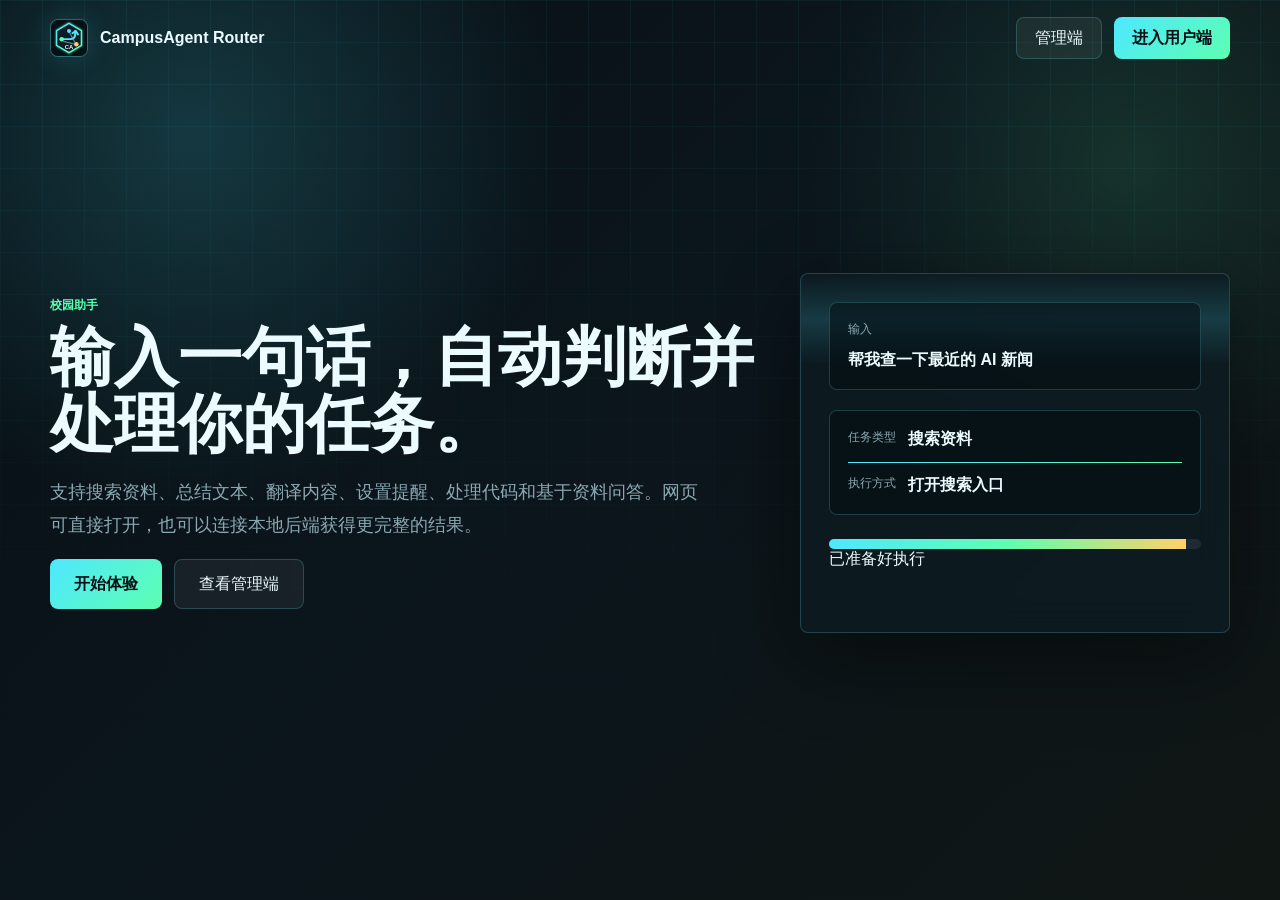
<file: index.html>
<!doctype html>
<html lang="zh-CN">
<head>
  <meta charset="utf-8">
  <meta name="viewport" content="width=device-width, initial-scale=1">
  <title>CampusAgent Router</title>
  <link rel="icon" href="web/logo.svg" type="image/svg+xml">
  <link rel="stylesheet" href="web/styles.css">
</head>
<body>
  <main class="shell landing">
    <nav class="topbar">
      <div class="brand">
        <span class="brand-mark"><img src="web/logo.svg" alt=""></span>
        <span>CampusAgent Router</span>
      </div>
      <div class="nav-actions">
        <a class="ghost-link" href="admin.html">管理端</a>
        <a class="primary-link" href="user.html">进入用户端</a>
      </div>
    </nav>

    <section class="hero-grid">
      <div class="hero-copy">
        <p class="eyebrow">校园助手</p>
        <h1>输入一句话，自动判断并处理你的任务。</h1>
        <p class="hero-text">
          支持搜索资料、总结文本、翻译内容、设置提醒、处理代码和基于资料问答。网页可直接打开，也可以连接本地后端获得更完整的结果。
        </p>
        <div class="hero-actions">
          <a class="primary-link large" href="user.html">开始体验</a>
          <a class="ghost-link large" href="admin.html">查看管理端</a>
        </div>
      </div>

      <div class="signal-board" aria-label="任务处理示例">
        <div class="scanline"></div>
        <div class="chip-row">
          <span>输入</span>
          <strong>帮我查一下最近的 AI 新闻</strong>
        </div>
        <div class="route-flow">
          <span>任务类型</span>
          <b>搜索资料</b>
          <i></i>
          <span>执行方式</span>
          <b>打开搜索入口</b>
        </div>
        <div class="meter">
          <span style="width:96%"></span>
        </div>
        <p>已准备好执行</p>
      </div>
    </section>
  </main>
</body>
</html>
</file>
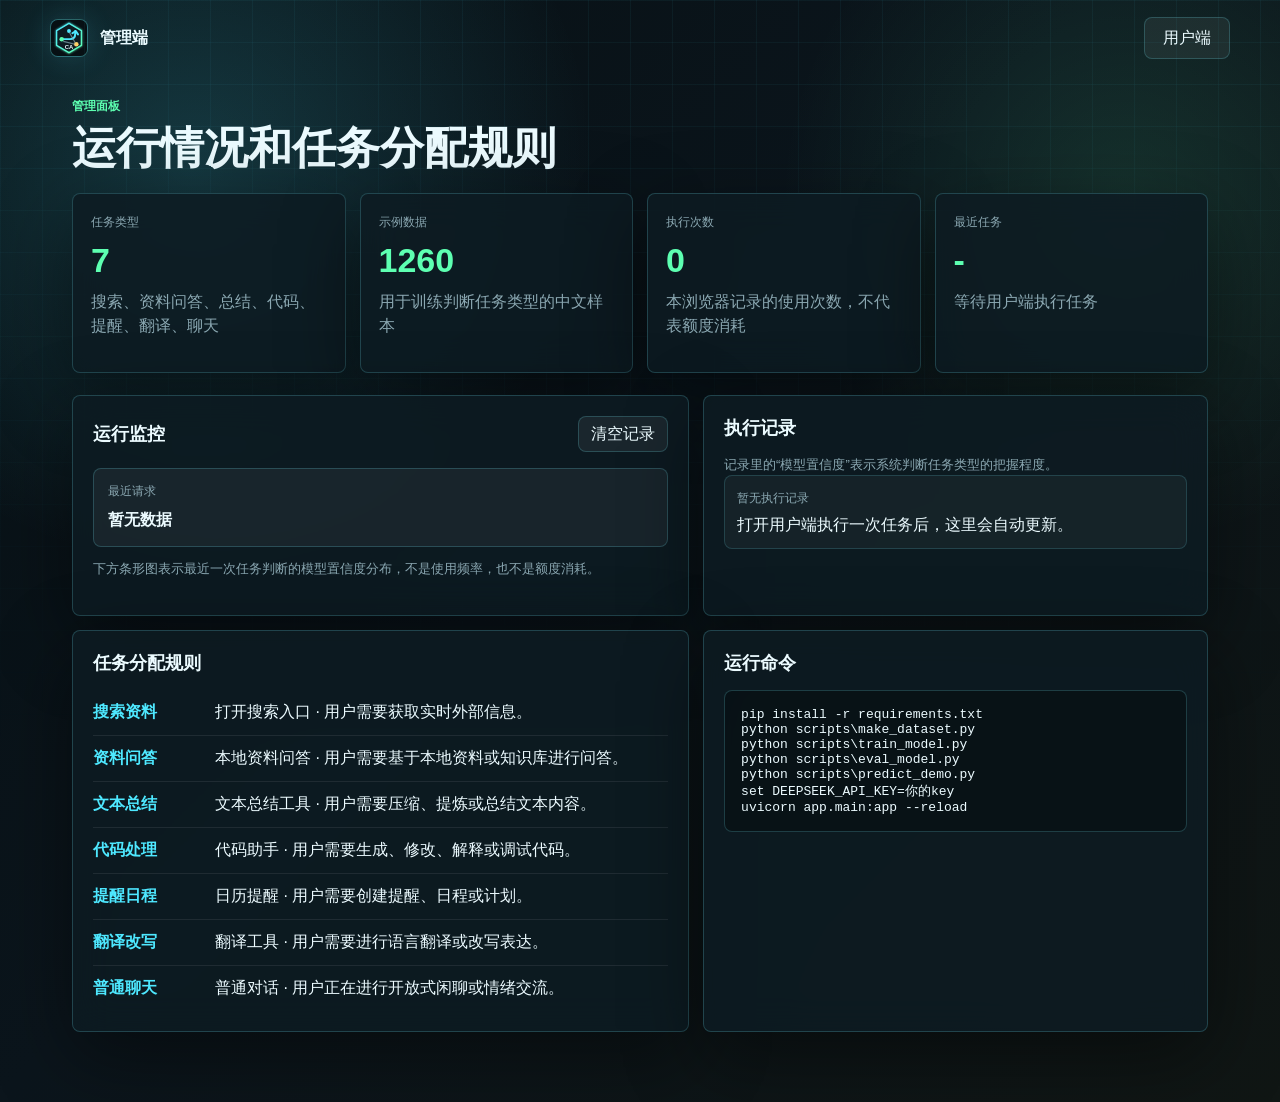
<file: admin.html>
<!doctype html>
<html lang="zh-CN">
<head>
  <meta charset="utf-8">
  <meta name="viewport" content="width=device-width, initial-scale=1">
  <title>管理端 - CampusAgent Router</title>
  <link rel="icon" href="web/logo.svg" type="image/svg+xml">
  <link rel="stylesheet" href="web/styles.css">
</head>
<body>
  <main class="shell app-shell">
    <nav class="topbar">
      <a class="brand" href="index.html">
        <span class="brand-mark"><img src="web/logo.svg" alt=""></span>
        <span>管理端</span>
      </a>
      <div class="nav-actions">
        <a class="ghost-link" href="user.html">用户端</a>
      </div>
    </nav>

    <section class="admin-layout">
      <div class="admin-head">
        <p class="eyebrow">管理面板</p>
        <h1>运行情况和任务分配规则</h1>
      </div>

      <section class="metric-grid">
        <div class="metric-card"><span>任务类型</span><strong>7</strong><p>搜索、资料问答、总结、代码、提醒、翻译、聊天</p></div>
        <div class="metric-card"><span>示例数据</span><strong>1260</strong><p>用于训练判断任务类型的中文样本</p></div>
        <div class="metric-card"><span>执行次数</span><strong id="runCount">0</strong><p>本浏览器记录的使用次数，不代表额度消耗</p></div>
        <div class="metric-card"><span>最近任务</span><strong id="latestIntent">-</strong><p id="latestRoute">等待用户端执行任务</p></div>
      </section>

      <section class="admin-grid monitor-grid">
        <div class="ops-panel">
          <div class="ops-head">
            <h2>运行监控</h2>
            <button id="clearMonitorBtn" class="secondary-button compact">清空记录</button>
          </div>
          <div class="monitor-current">
            <span>最近请求</span>
            <strong id="latestQuery">暂无数据</strong>
          </div>
          <p class="monitor-note">下方条形图表示最近一次任务判断的模型置信度分布，不是使用频率，也不是额度消耗。</p>
          <div id="scoreList" class="score-list admin-score-list"></div>
        </div>
        <div class="ops-panel">
          <h2>执行记录</h2>
          <p class="monitor-note">记录里的“模型置信度”表示系统判断任务类型的把握程度。</p>
          <div id="eventLog" class="event-log"></div>
        </div>
      </section>

      <section class="admin-grid">
        <div class="ops-panel">
          <h2>任务分配规则</h2>
          <div id="routeTable" class="route-table"></div>
        </div>
        <div class="ops-panel">
          <h2>运行命令</h2>
          <pre><code>pip install -r requirements.txt
python scripts\make_dataset.py
python scripts\train_model.py
python scripts\eval_model.py
python scripts\predict_demo.py
set DEEPSEEK_API_KEY=你的key
uvicorn app.main:app --reload</code></pre>
        </div>
      </section>
    </section>
  </main>
  <script src="web/app.js"></script>
</body>
</html>
</file>
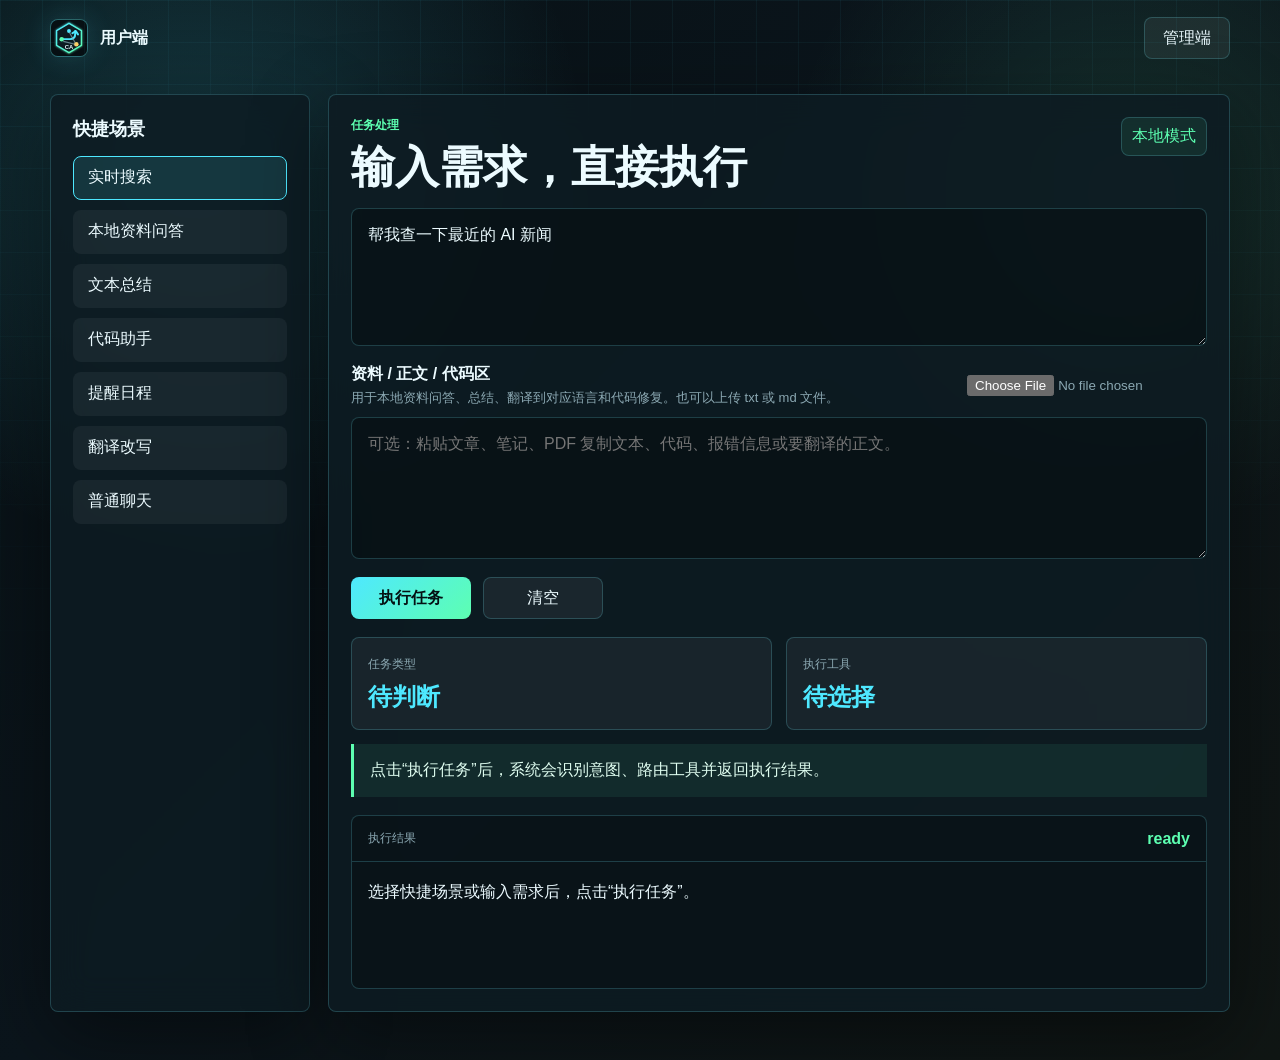
<file: user.html>
<!doctype html>
<html lang="zh-CN">
<head>
  <meta charset="utf-8">
  <meta name="viewport" content="width=device-width, initial-scale=1">
  <title>用户端 - CampusAgent Router</title>
  <link rel="icon" href="web/logo.svg" type="image/svg+xml">
  <link rel="stylesheet" href="web/styles.css">
</head>
<body>
  <main class="shell app-shell">
    <nav class="topbar">
      <a class="brand" href="index.html">
        <span class="brand-mark"><img src="web/logo.svg" alt=""></span>
        <span>用户端</span>
      </a>
      <div class="nav-actions">
        <a class="ghost-link" href="admin.html">管理端</a>
      </div>
    </nav>

    <section class="workspace">
      <aside class="quick-panel">
        <h2>快捷场景</h2>
        <button class="sample active" data-text="帮我查一下最近的 AI 新闻">实时搜索</button>
        <button class="sample" data-text="根据我上传的资料回答这个问题">本地资料问答</button>
        <button class="sample" data-text="帮我总结一下这篇文章">文本总结</button>
        <button class="sample" data-text="修复这个 Python 报错">代码助手</button>
        <button class="sample" data-text="明天早上八点提醒我背单词">提醒日程</button>
        <button class="sample" data-text="把这句话翻译成对应语言：I'm coming.">翻译改写</button>
        <button class="sample" data-text="陪我聊一会儿">普通聊天</button>
      </aside>

      <section class="console-panel">
        <div class="panel-head">
          <div>
            <p class="eyebrow">任务处理</p>
            <h1>输入需求，直接执行</h1>
          </div>
          <span id="modeBadge" class="status-badge">本地模式</span>
        </div>

        <textarea id="queryInput" rows="4" placeholder="例如：帮我查一下最近的 AI 新闻">帮我查一下最近的 AI 新闻</textarea>
        <div class="context-tools">
          <div>
            <label for="contextInput">资料 / 正文 / 代码区</label>
            <p>用于本地资料问答、总结、翻译到对应语言和代码修复。也可以上传 txt 或 md 文件。</p>
          </div>
          <input id="fileInput" type="file" accept=".txt,.md,.csv,.json">
        </div>
        <textarea id="contextInput" rows="6" placeholder="可选：粘贴文章、笔记、PDF 复制文本、代码、报错信息或要翻译的正文。"></textarea>
        <div class="control-row">
          <button id="routeBtn" class="primary-button">执行任务</button>
          <button id="clearBtn" class="secondary-button">清空</button>
        </div>

        <div class="result-grid">
          <div class="result-main">
            <span>任务类型</span>
            <strong id="intentText">待判断</strong>
          </div>
          <div class="result-main">
            <span>执行工具</span>
            <strong id="routeText">待选择</strong>
          </div>
        </div>

        <div class="reason-box" id="reasonText">用户需要获取实时外部信息。</div>
        <section class="execution-panel">
          <div class="execution-head">
            <span>执行结果</span>
            <b id="executionStatus">ready</b>
          </div>
          <div id="answerText" class="answer-box">点击“执行任务”后，这里会显示真实工具执行结果。</div>
          <div id="actionList" class="action-list"></div>
        </section>
      </section>
    </section>
  </main>
  <script src="web/app.js"></script>
</body>
</html>
</file>
<file: web/styles.css>
:root {
  color-scheme: dark;
  --bg: #071014;
  --panel: rgba(13, 27, 34, 0.86);
  --panel-strong: #10232b;
  --text: #ecfbff;
  --muted: #8ba8b2;
  --line: rgba(115, 238, 255, 0.2);
  --cyan: #4ee8ff;
  --green: #5dffb1;
  --amber: #ffd166;
  --red: #ff6b8a;
  --shadow: 0 24px 80px rgba(0, 0, 0, 0.45);
}

* {
  box-sizing: border-box;
}

body {
  margin: 0;
  min-height: 100vh;
  font-family: "Segoe UI", "Microsoft YaHei", Arial, sans-serif;
  background:
    radial-gradient(circle at 15% 15%, rgba(78, 232, 255, 0.18), transparent 28%),
    radial-gradient(circle at 88% 18%, rgba(93, 255, 177, 0.12), transparent 24%),
    linear-gradient(135deg, #071014 0%, #0b151c 46%, #101614 100%);
  color: var(--text);
}

body::before {
  content: "";
  position: fixed;
  inset: 0;
  pointer-events: none;
  background-image:
    linear-gradient(rgba(78, 232, 255, 0.05) 1px, transparent 1px),
    linear-gradient(90deg, rgba(78, 232, 255, 0.05) 1px, transparent 1px);
  background-size: 42px 42px;
  mask-image: linear-gradient(to bottom, black, transparent 85%);
}

a {
  color: inherit;
  text-decoration: none;
}

button,
textarea {
  font: inherit;
}

.shell {
  width: min(1180px, calc(100% - 32px));
  margin: 0 auto;
}

.topbar {
  min-height: 76px;
  display: flex;
  align-items: center;
  justify-content: space-between;
  gap: 18px;
}

.brand {
  display: inline-flex;
  align-items: center;
  gap: 12px;
  font-weight: 800;
}

.brand-mark {
  width: 38px;
  height: 38px;
  display: grid;
  place-items: center;
  border: 1px solid var(--line);
  background: linear-gradient(135deg, rgba(78, 232, 255, 0.24), rgba(93, 255, 177, 0.12));
  color: var(--cyan);
  box-shadow: 0 0 28px rgba(78, 232, 255, 0.16);
  border-radius: 8px;
}

.brand-mark img {
  width: 100%;
  height: 100%;
  display: block;
}

.nav-actions,
.hero-actions,
.control-row {
  display: flex;
  align-items: center;
  gap: 12px;
  flex-wrap: wrap;
}

.primary-link,
.ghost-link,
.primary-button,
.secondary-button {
  min-height: 42px;
  border-radius: 8px;
  padding: 0 18px;
  display: inline-flex;
  align-items: center;
  justify-content: center;
  border: 1px solid var(--line);
  cursor: pointer;
}

.primary-link,
.primary-button {
  border: 0;
  color: #041013;
  background: linear-gradient(135deg, var(--cyan), var(--green));
  font-weight: 800;
}

.ghost-link,
.secondary-button {
  color: var(--text);
  background: rgba(255, 255, 255, 0.06);
}

.large {
  min-height: 50px;
  padding-inline: 24px;
}

.landing {
  min-height: 100vh;
}

.hero-grid {
  min-height: calc(100vh - 100px);
  display: grid;
  grid-template-columns: minmax(0, 1fr) 430px;
  gap: 38px;
  align-items: center;
  padding-bottom: 46px;
}

.eyebrow {
  margin: 0 0 10px;
  color: var(--green);
  font-size: 12px;
  font-weight: 800;
  letter-spacing: 0;
  text-transform: uppercase;
}

h1,
h2,
p {
  margin-top: 0;
}

.hero-copy h1,
.console-panel h1,
.admin-head h1 {
  margin-bottom: 18px;
  font-size: clamp(32px, 6vw, 64px);
  line-height: 1.05;
  letter-spacing: 0;
}

.console-panel h1,
.admin-head h1 {
  font-size: clamp(26px, 4vw, 44px);
}

.hero-text {
  max-width: 660px;
  color: var(--muted);
  font-size: 18px;
  line-height: 1.8;
}

.signal-board,
.console-panel,
.quick-panel,
.metric-card,
.ops-panel {
  border: 1px solid var(--line);
  background: var(--panel);
  box-shadow: var(--shadow);
  border-radius: 8px;
  backdrop-filter: blur(18px);
}

.signal-board {
  position: relative;
  overflow: hidden;
  min-height: 360px;
  padding: 28px;
}

.scanline {
  position: absolute;
  inset: 0;
  background: linear-gradient(to bottom, transparent, rgba(78, 232, 255, 0.16), transparent);
  height: 90px;
  animation: scan 4s infinite linear;
}

@keyframes scan {
  from { transform: translateY(-120px); }
  to { transform: translateY(390px); }
}

.chip-row,
.route-flow {
  position: relative;
  display: grid;
  gap: 12px;
  padding: 18px;
  border: 1px solid var(--line);
  background: rgba(3, 12, 16, 0.52);
  border-radius: 8px;
}

.chip-row span,
.route-flow span,
.result-main span,
.metric-card span {
  color: var(--muted);
  font-size: 12px;
  text-transform: uppercase;
}

.route-flow {
  margin-top: 20px;
  grid-template-columns: auto 1fr;
}

.route-flow i {
  grid-column: 1 / -1;
  height: 1px;
  background: linear-gradient(90deg, var(--cyan), var(--green));
}

.meter {
  margin-top: 24px;
  height: 10px;
  background: rgba(255, 255, 255, 0.08);
  border-radius: 999px;
  overflow: hidden;
}

.meter span {
  display: block;
  height: 100%;
  background: linear-gradient(90deg, var(--cyan), var(--green), var(--amber));
}

.workspace {
  display: grid;
  grid-template-columns: 260px minmax(0, 1fr);
  gap: 18px;
  padding: 18px 0 48px;
}

.quick-panel,
.console-panel,
.admin-layout {
  padding: 22px;
}

.quick-panel h2,
.ops-panel h2 {
  font-size: 18px;
}

.sample {
  width: 100%;
  min-height: 44px;
  margin-bottom: 10px;
  text-align: left;
  color: var(--text);
  background: rgba(255, 255, 255, 0.05);
  border: 1px solid transparent;
  border-radius: 8px;
  padding: 0 14px;
  cursor: pointer;
}

.sample.active,
.sample:hover {
  border-color: var(--cyan);
  background: rgba(78, 232, 255, 0.12);
}

.panel-head {
  display: flex;
  justify-content: space-between;
  gap: 16px;
  align-items: flex-start;
}

.status-badge {
  border: 1px solid var(--line);
  color: var(--green);
  background: rgba(93, 255, 177, 0.08);
  padding: 8px 10px;
  border-radius: 8px;
  white-space: nowrap;
}

textarea {
  width: 100%;
  resize: vertical;
  min-height: 138px;
  color: var(--text);
  background: rgba(0, 0, 0, 0.28);
  border: 1px solid var(--line);
  border-radius: 8px;
  padding: 16px;
  outline: none;
}

textarea:focus {
  border-color: var(--cyan);
  box-shadow: 0 0 0 3px rgba(78, 232, 255, 0.12);
}

.context-tools {
  display: flex;
  align-items: center;
  justify-content: space-between;
  gap: 14px;
  margin: 14px 0 10px;
  color: var(--muted);
}

.context-tools label {
  display: block;
  color: var(--text);
  font-weight: 800;
}

.context-tools p {
  margin: 4px 0 0;
  font-size: 13px;
}

.context-tools input {
  max-width: 240px;
  color: var(--muted);
}

.control-row {
  margin: 14px 0 18px;
}

.primary-button,
.secondary-button {
  min-width: 120px;
}

.compact {
  min-width: auto;
  min-height: 36px;
  padding-inline: 12px;
}

.result-grid,
.metric-grid,
.admin-grid {
  display: grid;
  gap: 14px;
}

.result-grid {
  grid-template-columns: repeat(2, 1fr);
}

.result-main {
  padding: 16px;
  border: 1px solid var(--line);
  background: rgba(255, 255, 255, 0.05);
  border-radius: 8px;
}

.result-main strong {
  display: block;
  margin-top: 8px;
  font-size: 24px;
  color: var(--cyan);
  overflow-wrap: anywhere;
}

.reason-box {
  margin: 14px 0;
  padding: 16px;
  border-left: 3px solid var(--green);
  background: rgba(93, 255, 177, 0.08);
  color: #dffdf0;
}

.score-list {
  display: grid;
  gap: 10px;
}

.admin-score-list {
  margin-top: 16px;
}

.score-row {
  display: grid;
  grid-template-columns: 105px 1fr 60px;
  gap: 12px;
  align-items: center;
  color: var(--muted);
}

.score-bar {
  height: 8px;
  border-radius: 999px;
  background: rgba(255, 255, 255, 0.08);
  overflow: hidden;
}

.score-bar span {
  display: block;
  height: 100%;
  background: linear-gradient(90deg, var(--cyan), var(--green));
}

.execution-panel {
  margin-top: 18px;
  border: 1px solid var(--line);
  background: rgba(0, 0, 0, 0.22);
  border-radius: 8px;
  overflow: hidden;
}

.execution-head {
  min-height: 46px;
  display: flex;
  align-items: center;
  justify-content: space-between;
  padding: 0 16px;
  border-bottom: 1px solid var(--line);
}

.execution-head span {
  color: var(--muted);
  text-transform: uppercase;
  font-size: 12px;
}

.execution-head b {
  color: var(--green);
}

.answer-box {
  min-height: 110px;
  padding: 16px;
  white-space: pre-wrap;
  line-height: 1.7;
}

.action-list {
  display: flex;
  gap: 10px;
  flex-wrap: wrap;
  padding: 0 16px 16px;
}

.action-button {
  min-height: 38px;
  display: inline-flex;
  align-items: center;
  border: 1px solid var(--line);
  background: rgba(78, 232, 255, 0.1);
  color: var(--text);
  border-radius: 8px;
  padding: 0 14px;
  cursor: pointer;
}

.admin-layout {
  margin-bottom: 48px;
}

.metric-grid {
  grid-template-columns: repeat(4, 1fr);
  margin: 22px 0;
}

.metric-card {
  padding: 18px;
}

.metric-card strong {
  display: block;
  margin: 10px 0;
  font-size: 34px;
  color: var(--green);
}

.metric-card p {
  color: var(--muted);
  line-height: 1.5;
}

.admin-grid {
  grid-template-columns: 1.1fr 0.9fr;
}

.monitor-grid {
  margin-bottom: 14px;
}

.ops-panel {
  padding: 20px;
}

.ops-head {
  display: flex;
  align-items: center;
  justify-content: space-between;
  gap: 12px;
}

.ops-head h2 {
  margin-bottom: 0;
}

.monitor-current {
  margin-top: 16px;
  padding: 14px;
  border: 1px solid var(--line);
  background: rgba(255, 255, 255, 0.05);
  border-radius: 8px;
}

.monitor-current span {
  display: block;
  color: var(--muted);
  font-size: 12px;
  text-transform: uppercase;
  margin-bottom: 8px;
}

.monitor-current strong {
  display: block;
  line-height: 1.5;
  overflow-wrap: anywhere;
}

.monitor-note {
  margin: 12px 0 0;
  color: var(--muted);
  font-size: 13px;
  line-height: 1.55;
}

.event-log {
  display: grid;
  gap: 10px;
  max-height: 360px;
  overflow: auto;
}

.event-item {
  padding: 12px;
  border: 1px solid rgba(115, 238, 255, 0.16);
  background: rgba(255, 255, 255, 0.04);
  border-radius: 8px;
}

.event-item b {
  color: var(--cyan);
}

.event-item span {
  color: var(--muted);
  font-size: 12px;
}

.event-item p {
  margin: 6px 0 0;
  color: var(--text);
  line-height: 1.45;
  overflow-wrap: anywhere;
}

.route-item {
  display: grid;
  grid-template-columns: 110px 1fr;
  gap: 12px;
  padding: 12px 0;
  border-bottom: 1px solid rgba(255, 255, 255, 0.08);
}

.route-item:last-child {
  border-bottom: 0;
}

.route-item b {
  color: var(--cyan);
}

pre {
  margin: 0;
  overflow-x: auto;
  padding: 16px;
  background: rgba(0, 0, 0, 0.28);
  border: 1px solid var(--line);
  border-radius: 8px;
}

@media (max-width: 860px) {
  .hero-grid,
  .workspace,
  .admin-grid,
  .metric-grid {
    grid-template-columns: 1fr;
  }

  .topbar,
  .panel-head {
    align-items: flex-start;
    flex-direction: column;
  }

  .result-grid {
    grid-template-columns: 1fr;
  }
}
</file>
